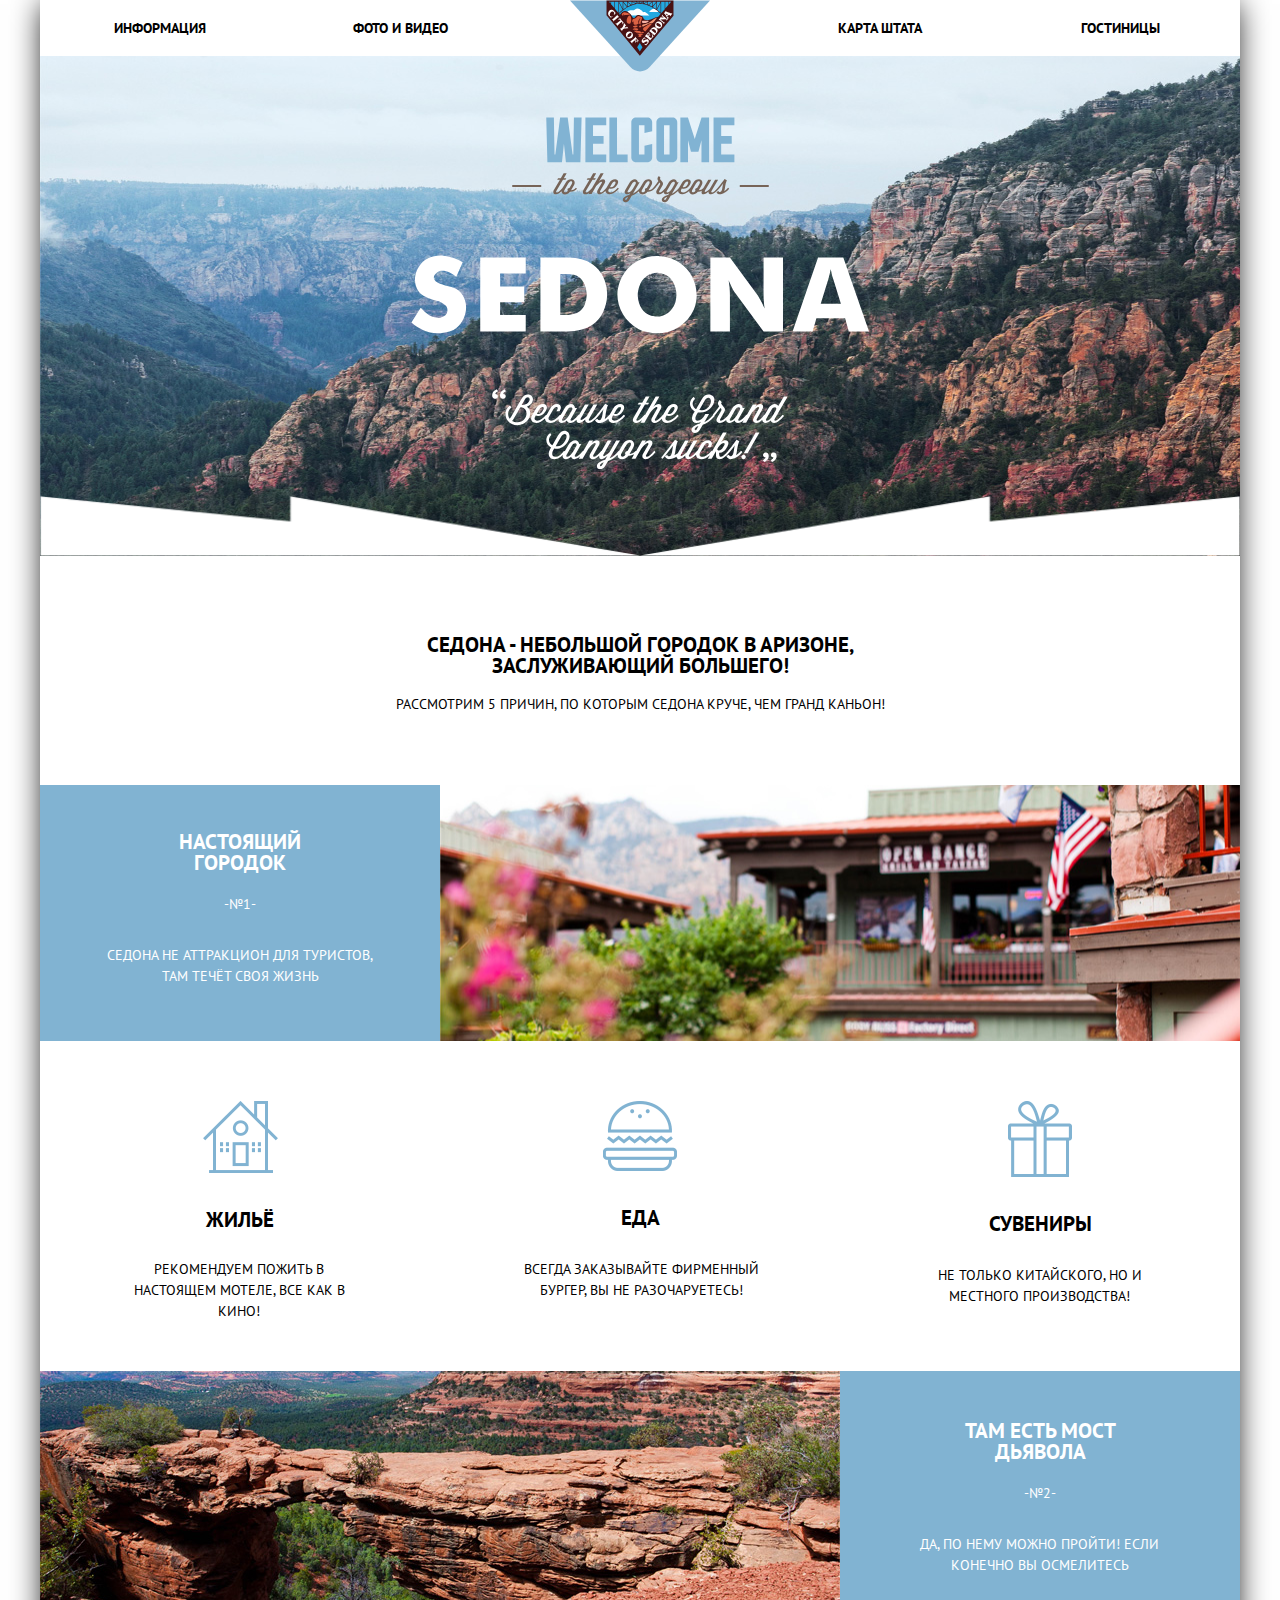
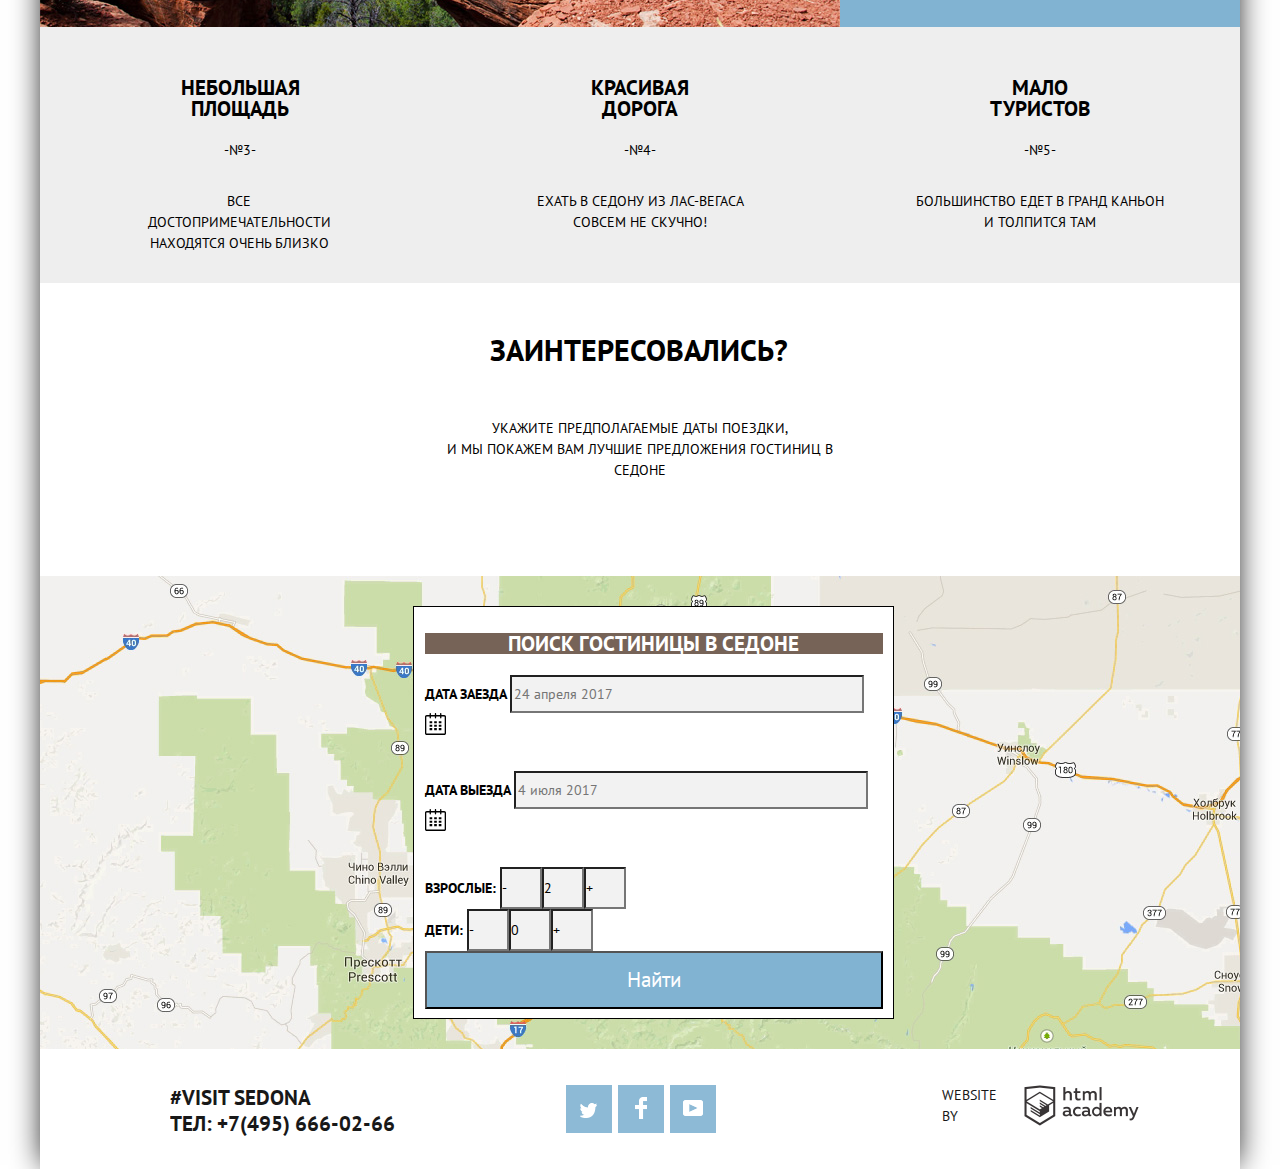
<file: index.html>
<!DOCTYPE html>
<html lang="ru">
  <head>
    <meta charset="utf-8">
    <title>HTML Academy: Седона</title>
    <link href="https://fonts.googleapis.com/css?family=PT+Sans:400,700&display=swap&subset=cyrillic" rel="stylesheet">
    <link href="css/normalize.css" rel="stylesheet">
    <link href="css/style.css" rel="stylesheet">
  </head>
  <body>
<div class="container clearfix">
<header>
  <nav class="site-navigation ">
    <a class="main-header-logo">
    <img src="img/logo.svg" width="140" height="72" alt="Логотип Sedona">
    </a>
    <ul class="navigation">
      <li class="navigation-item"><a href="info.html"  alt="Информация">информация</a></li>
      <li class="navigation-item"><a href="foto and video.html" alt="Фото и видео">фото и видео</a></li>
      <li class="navigation-item"><a href="state map.html"  alt="Карта штата">карта штата</a></li>
      <li class="navigation-item"><a href="hotels.html" alt="Гостиницы">гостиницы</a></li>
    </ul>
  </nav>
</header>
<main>
  <section class="welcome">
  <h1 class="visually-hidden">Welcome to the georgeos Sedona</h1>
<div class="sedona-img">
  <img src="img/welcome.svg" width="459" height="353" alt="Welcome to Sedona">
</div>
</section>
  <section class="reasons">
    <h2>Седона - небольшой городок в Аризоне,<br> заслуживающий большего!</h2>
    <p>Рассмотрим 5 причин, по которым Седона круче, чем Гранд Каньон!</p>
   </section>
   <div class="real-town-wrapper">
   <div class="real-town">
        </div>
    <div class="advantages-blue">
    <h3>настоящий городок</h3>
    <span>-№1-</span>
    <p>седона не аттракцион для туристов,
    там течёт своя жизнь</p>
    </div>
  </div>
    <div class="sights">
  <div class="sight housing">
    <img src="img/icon-1.png">
    <h3>Жильё</h3>
    <p>Рекомендуем пожить в настоящем мотеле, все как в кино!</p>
  </div>
  <div class="sight food">
    <img src="img/icon-3.png">
    <h3>Еда</h3>
    <p>Всегда заказывайте фирменный бургер, вы не разочаруетесь!</p>
  </div>
  <div class="sight souvenir">
    <img src="img/icon-2.png">
    <h3>Сувениры</h3>
    <p>Не только китайского, но и местного производства!</p>
  </div>
</div>
  <div class="devils-brige-wrapper">
  <div class="devils-brige">
  </div>
  <div class="advantages-blue second">
    <h3>Там есть мост дьявола</h3>
    <span>-№2-</span>
    <p>Да, по нему можно пройти! Если конечно вы осмелитесь</p>
  </div>
</div>
<div class="advantages-gray">
  <div class="advantage-gray square">
    <h3>Небольшая площадь</h3>
    <span>-№3-</span>
 <p>Все достопримечательности находятся очень близко</p>
  </div>
  <div class="advantage-gray road">
    <h3>Красивая дорога</h3>
    <span>-№4-</span>
<p>Ехать в Седону из Лас-Вегаса совсем не скучно!</p>
  </div>
  <div class="advantage-gray tourists">
    <h3>Мало туристов</h3>
    <span>-№5-</span>
    <p>Большинство едет в Гранд Каньон и толпится там</p>
  </div>
</div>
  <section class="form-container">
    <div class="interested">
    <h3>Заинтересовались?</h3>
    <p>Укажите предполагаемые даты поездки,<br>
    и мы покажем вам лучшие предложения гостиниц в Седоне </p>
    </div>
<div class="map">
    <div class="pop-up">
    <form action="https://echo.htmlacademy.ru/courses" method="post">
<fieldset>
    <h3>Поиск гостиницы в Седоне</h3>
    <div class="field">
    <label for="check-in-date"> Дата заезда</label>
    <input type="text" id="check-in-date" name="check-in-date" placeholder="24 апреля 2017" required tabindex="1" alt="Дата заезда">
    <div class="calendar"> <img src="img/calendar.svg"></div>
    </div>
    <div class="field">
    <label for="check-out-date">Дата выезда</label>
    <input type="text" id="check-out-date" name="check-out-date" placeholder="4 июля 2017" required tabindex="2" alt="Дата выезда">
    <div class="calendar"> <img src="img/calendar.svg"></div>
    </div>
    <div class="short-field">
    <label for="adult">Взрослые:</label>
    <input type="bottom-minus" value="-" tabindex="3" alt="меньше">
    <input type="text" id="adult" name="adult" value="2" alt="количество взрослых">
    <input type="bottom-plus" value="+" tabindex="4" alt="больше">
    </div>
    <div class="short-field">
    <label for="kids">Дети:</label>
    <input type="bottom-minus" value="-" tabindex="5" alt="меньше">
    <input type="text" id="kids" name="kids" value="0" alt="количество детей">
    <input type="bottom-plus" value="+" tabindex="6" alt="больше">
    </div>
    <div class="buttons"></div>
    <input type="submit" value="Найти" tabindex="7" alt="Найти">
  </fieldset>
    </form>
  </div>
</div class="map">
  </section>
</main>
<footer class="main-footer">
  <div class="contact">
  <a href=#>#visit Sedona</a>
  <a href=#  alt="номер телефона">Тел: +7(495) 666-02-66</a>
</div>
 <ul class="socials">
   <li class="social"><a href="https://twitter.com/" alt="Твитер"></a></li>
   <li class="social"><a href="https://www.facebook.com/" alt="Фейсбук"></a></li>
   <li class="social"><a href="https://www.youtube.com/" alt="Ютюб"></a></li>
 </ul>
<div class="copyright">
    <span>Website by</span>
<a href= https://htmlacademy.ru/ tabindex="0" alt="html академия" >
</a>
</div>
</footer>
</div>
  </body>
</html>
</file>
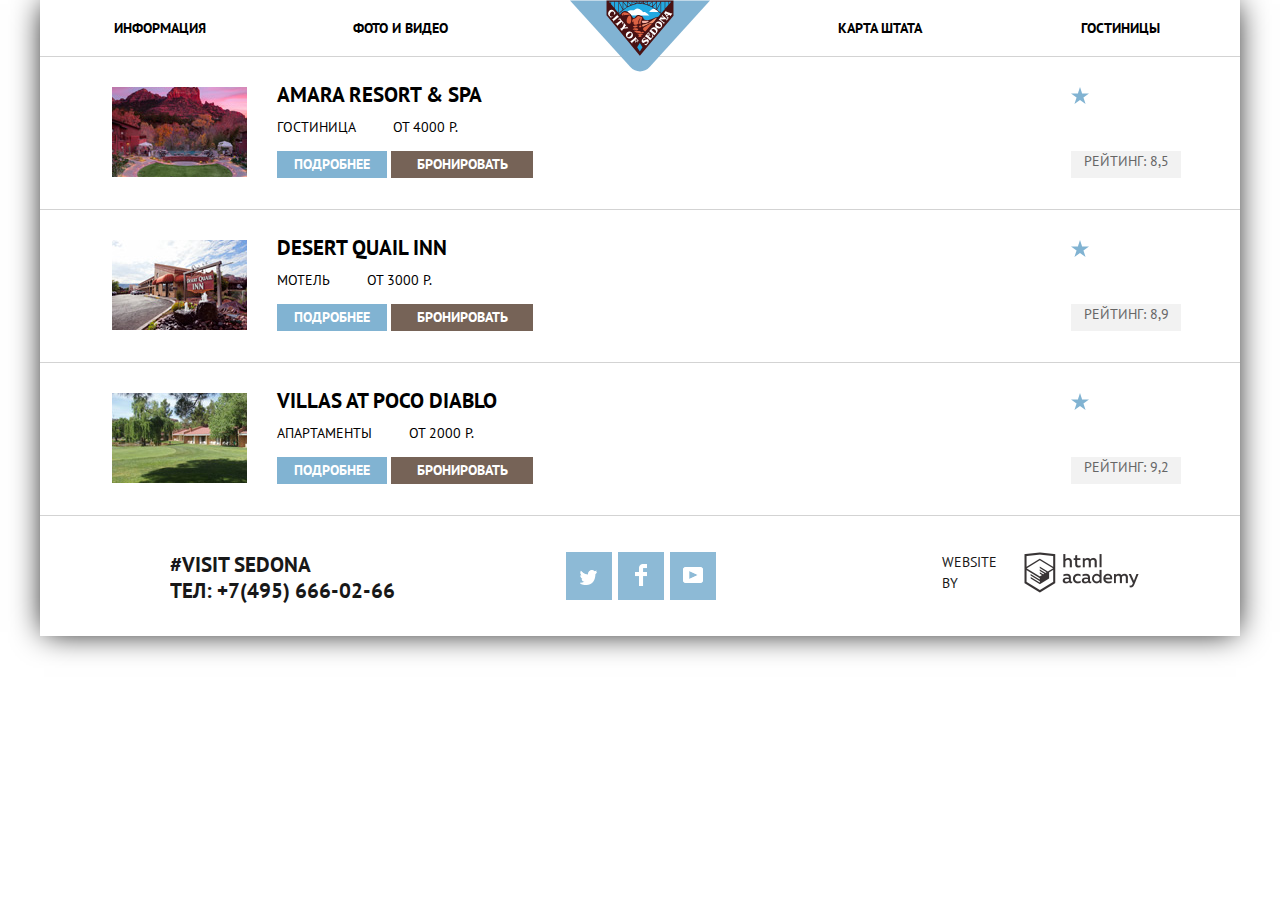
<file: inner.html>
<!DOCTYPE html>
<html lang="ru">
  <head>
    <meta charset="utf-8">
    <title>HTML Academy: Седона</title>
    <link href="https://fonts.googleapis.com/css?family=PT+Sans:400,700&display=swap&subset=cyrillic" rel="stylesheet">
    <link href="css/normalize.css" rel="stylesheet">
    <link href="css/style.css" rel="stylesheet">
  </head>
  <body>
<div class="container clearfix">
<header>
  <nav class="site-navigation ">
    <a class="main-header-logo" href="../index.html">
    <img src="img/logo.svg" width="140" height="72" alt="Логотип Sedona">
    </a>
    <ul class="navigation">
      <li class="navigation-item"><a href="info.html"  alt="Информация">информация</a></li>
      <li class="navigation-item"><a href="foto and video.html" alt="Фото и видео">фото и видео</a></li>
      <li class="navigation-item"><a href="state map.html"  alt="Карта штата">карта штата</a></li>
      <li class="navigation-item"><a href="hotels.html" alt="Гостиницы">гостиницы</a></li>
    </ul>
  </nav>
</header>
<main class="hotel-list">
<h1 class="visually-hidden">Гостиницы</h1>
<section class="accommodation">
  <article class="hotel Amara">
    <div class="hotel-photo">
       <img src=img/hotel-picture1.jpg width="135" height="90" alt="Гостиница Amara resort & spa">
    </div>
    <div class="hotel-item">
    <h2>
       <a href="Amara.html" tabindex="6">Amara resort & spa</a>
    </h2>
    <span class="type" >Гостиница</span>
    <span class="price">от 4000 р.</span>
    <div class="bottons">
    <a class="button-more" href="#" tabindex="8">Подробнее</a>
    <a class="button-book" href="#" tabindex="9">Бронировать</a>
  </div>
  </div>
  <div class="rate-star">
    <span class="star"></span>
    <div class="rate">Рейтинг: 8,5</div>
  </div>
</article>
  <article class="hotel Desert">
    <div class="hotel-photo">
       <img src=img/hotel-picture2.jpg width="135" height="90" alt="Мотель Desert quail inn">
    </div>
    <div class="hotel-item">
    <h2>
       <a href="Desert.html" tabindex="10">Desert quail inn</a>
    </h2>
        <span class="type" >Мотель</span>
        <span class="price">от 3000 р.</span>
      <div class="bottons">
        <a class="button-more" href="#" tabindex="12">Подробнее</a>
        <a class="button-book" href="#" tabindex="13">Бронировать</a>
      </div>
  </div>
  <div class="rate-star">
    <span class="star"></span>
    <div class="rate">Рейтинг: 8,9</div>
</div>
</article>
  <article class="hotel Villas">
    <div class="hotel-photo">
       <img src=img/hotel-picture3.jpg width="135" height="90" alt="Апартаменты Villas at poco diablo">
    </div>
    <div class="hotel-item">
    <h2>
       <a href="Villas.html" tabindex="14">Villas at poco diablo</a>
    </h2>
        <span class="type" >Апартаменты</span>
        <span class="price">от 2000 р.</span>
       <div class="bottons">
      <a class="button-more" href="#" tabindex="16">Подробнее</a>
      <a class="button-book" href="#" tabindex="17">Бронировать</a>
       </div>
   </div>
    <div class="rate-star">
    <span class="star"></span>
    <div class="rate">Рейтинг: 9,2</div>
   </div>
</article>
</section>
</main>
<footer class="main-footer">
  <div class="contact">
  <a href=#>#visit Sedona</a>
  <a href=#  alt="номер телефона">Тел: +7(495) 666-02-66</a>
</div>
 <ul class="socials">
   <li class="social"><a href="https://twitter.com/" alt="Твитер"></a></li>
   <li class="social"><a href="https://www.facebook.com/" alt="Фейсбук"></a></li>
   <li class="social"><a href="https://www.youtube.com/" alt="Ютюб"></a></li>
 </ul>
<div class="copyright">
    <span>Website by</span>
<a href= https://htmlacademy.ru/ tabindex="0" alt="html академия" >
</a>
</div>
</footer>
</div>
  </body>
</html>
</file>
<file: css/style.css>
body {
margin: 0;
padding: 0;
font-family: "PT Sans", "sans-serif";
font-size: 14px;
line-height: 21px;
font-weight: 400;
text-transform: uppercase;
background-color: white;
border: 2px; #000000;
}
.container {
  max-width: 1200px;
  margin: 0 auto;
  box-shadow: 0 0 30px -4px;
}
header,
main,
footer {
  width: 1200px;

}
a {
  text-decoration: none;
  color: #000000;
}
.main-header-logo {
position: absolute;
padding: 0;
font-size: 0;
line-height: 0;
}

.welcome {
  height: 500px;
  background-image:
     url("../img/polygon.png"),
     url("../img/background-photo.jpg");
     background-repeat: no-repeat, no-repeat;
     background-size:1200px 60px, 1200px 518px;
     background-position: bottom, 100%;

}
.reasons {
  text-align: center;
  padding-top: 61px;
  padding-bottom: 56px;
}
.sedona-img {
  padding-top: 61px;
}
h3 {
  font-weight: 700;
  font-size: 21px;
  line-height: 21px;

}
.sedona-img {
  text-align: center;
}
.navigation {
  display: flex;
  position: relative;
  margin: 0;
  padding: 0;
  width: 100%;
}

.clearfix::after {
  content: "";
  display: table;
  clear: both;
}
.navigation-wraper {
  display: flex;
    width: 1200px;
}
.navigation a:hover,
.navigation a:focus{
  color: #81b3d2;
}

.navigation a:active {
color: #rgba(0,0,0,0.3);
}

.navigation li {
  display:flex;
  flex-direction: column;
  flex-wrap: wrap;
  width: 20%;
  padding-top: 15px;
  padding-bottom: 15px;
  line-height: 26px;
  text-align: center;
  box-sizing: border-box;
  font-weight: 700;

}
.main-header-logo {
  position: absolute;
  left: 50%;
  transform: translateX(-50%);
}
.navigation li:nth-child(2) {
  margin-right: auto;

}

.visually-hidden {
display: none;

}
.advantages-gray {
  width: 1200px;
  height: 256px;
  font-size: 14px;
  background-color: #eeeeee;
  display: flex;
  flex-direction: column;
  flex-wrap: wrap;
  justify-content: space-around;
  align-items: center;
  text-align: center;
}
.advantage-gray  {
  width: 400px;
  min-height: 256px;
}
.advantage-gray h3{
  padding-top: 50px;
  margin-top: 0;
  padding-left: 140px;
  padding-right: 140px;
  text-align: center;
}
.advantage-gray span{
  margin-top: 30px;
}
.square p {
  padding-left: 95px;
  padding-right: 97px;
  padding-bottom: 64px;
  margin-top: 30px;
  margin-bottom: 0;
}
.road p {
  padding-left: 69px;
  padding-right: 69px;
  padding-bottom: 64px;
  margin-top: 30px;
  margin-bottom: 0;
}
.tourists p {
  padding-left: 73px;
  padding-right: 73px;
  padding-bottom: 64px;
  margin-top: 30px;
  margin-bottom: 0;
}
.advantages-blue {
  width: 400px;
  height: 256px;
  text-align: center;
  font-size: 14px;
  margin-left: 0;
  color: #ffffff;
  background-color: #81b3d2;
  display: block;
}
.advantages-blue h3 {
  padding-top: 46px;
  padding-left: 130px;
  padding-right: 130px;
  margin-top: 0px;
}
.advantages-blue span {
  margin-top: 30px;
  padding-left: 173px;
  padding-right: 173px;
}
.advantages-blue p {
  margin-top: 30px;
  padding: 0 60px 64px 60px;
}
.sights {
  display:flex;
  text-align: center;
  min-height: 330px;
}
.sight {
  width: 400px;
  padding: 0;
}
.sight img{
  padding-top: 60px;
}
.sight h3{
  margin-top: 30px;

}
.housing p{
  margin-top: 29px;
  padding-left: 73px;
  padding-right: 75px;
}
.food p{
  margin-top: 31px;
  padding-left: 59px;
  padding-right: 57px;
}
.souvenir p{
  margin-top: 31px;
  padding-left: 63px;
  padding-right: 64px;
}
.real-town-wrapper {
  display: flex;
  flex-direction: row;
}
.real-town {
  background-image: url("../img/feature-picture-1.jpg");
  background-position: right;
  width: 800px;
  height: 256px;
  background-repeat: no-repeat;
  order: 2;
}
.devils-brige-wrapper {
  display: flex;
  flex-direction: row;
}

.devils-brige {
  background-image: url("../img/feature-picture-2.jpg");
  background-position: left;
  width: 800px;
  height: 256px;
  background-repeat: no-repeat;
}
.second {
  align-self: flex-end;
}
.second h3 {
  padding-top: 49px;
  padding-left: 120px;
  padding-right: 120px;
}
.second span {
  margin-top: 28px;
}
.second p{
  margin-top: 30px;
  padding-left: 48px;
  padding-right: 49px;
  padding-bottom: 65px;

}
.interested h3{
  font-size: 30px;
  padding-left: 450px;
  padding-right: 450px;
  padding-top: 56px;
  margin: 0;
}

.interested {
  display: flex;
  flex-wrap: wrap;
  min-height: 293px;
  flex-shrink: 0;
}
.interested p {
  display: block;
  padding-left: 380px;
  padding-right: 380px;
  margin-top: 30px;
  padding-bottom: 53px;
  min-width: 434px;
  text-align: center;

}
.map {
  display: flex;
  width: 100%;
  height: 473px;
  background-image: url("../img/map.jpg");
}
/* form */
.pop-up h3 {
    text-align: center;
    background-size: 568px 86px;
    background-color: #766357;
    color: white;
}
.pop-up {
  display: flex;
  width: 1200px;

}
form {
  display: flex;
  width: 458px;
  min-height: 370px;
  padding: 0;
  font-weight: 700;
  margin: auto;

  }
fieldset    {
  flex-shrink: 0;
  background-color: white;
  border: 1px solid black;
}
.field {
    position: relative;
    margin-bottom: 30px;
    clear: both;
    text-align: left;
}
.field input {
  width: 346px;
  min-height: 32px;
  background-color: #f2f2f2;
}
input[type=submit] {
  width: 458px;
  height: 58px;
  background-color: #81b3d2;
  color: white;
  font-size: 21px;
  line-height: 21px;
  text-align: center;
}

.short-field input{
  width: 38px;
  height: 38px;
  background-color: #f2f2f2;
  margin-right: -4px;
  padding: 0;
}
/* footer */
.main-footer {
  display: flex;
  width: 1200px;
  height: 120px;
  opacity: 0.9;
  font-size: 21px;
  font-weight: 700;

}
.contact {
  display: flex;
  width: 400px;
  padding: 36px 44px 32px 130px;
  line-height: 26px;
  flex-wrap: wrap;
  box-sizing: border-box;
}
.copyright {
  display: flex;
  width: 400px;
  padding: 36px 101px 36px 102px;
  box-sizing: border-box;
  font-size: 14px;
  font-weight: 400;
}
.socials {
  display: flex;
  width: 400px;
  margin: 0;
  padding: 36px 120px 36px 120px;
  box-sizing: border-box;
}
.social {
  background-color: #81b3d2;
  width: 46px;
  height: 48px;
  list-style: none;
  display: flex;
  margin-left: 6px;
  }
.social a{
  width: 46px;
  height: 48px;
  flex-shrink: 0;
}
.social a:hover,
.social a:focus{
    background-color: #669ec0;
  }

.social a:active {
    background-color: #5496bd;
  color: #rgba(255,255,255,0.3);
  }

}
.social a{
  width: 46px;
  height: 48px;
  display: block;
  flex-shrink: 0;
  box-sizing: border-box;
}

.socials li:nth-child(1)::before {
  content: url("../img/tw-icon.png");
  width: 17px;
  height: 15px;
  padding: 15px 14px 16px;
}

.socials li:nth-child(2)::before {
  content: url("../img/fb-icon.png");
  width: 17px;
  height: 15px;
  padding: 12px 17px 13px;
}
.socials li:nth-child(3)::before {
  content: url("../img/youtube-icon.png");
  width: 17px;
  height: 15px;
  padding: 13px 13px 16px;
}

.copyright a::before {
  content: url("../img/logo-htmla.png");
}
.copyright span {
  margin-right: 8px;
}

.contact a:hover,
.contact a:focus {
  color: #81b3d2;
}

/* inner */
.hotel {
  display: flex;
  min-height: 150px;
  border-top: 1px solid lightgray;
  flex-wrap: wrap;
}
.Villas {
  border-bottom: 1px solid lightgray;
}

.hotel-list h2{
  margin: 0;

}
.hotel-photo {
  width: 135px;
  height: 90px;
  padding-left: 72px;
  padding-bottom: 30px;
  padding-top: 30px;
  order: -1;
}

.hotel-item {
  margin-left: 30px;

}
.hotel-item h2 {
  display: block;
  margin-top: 25px;
  font-size: 21px;
  line-height: 26px;
  box-sizing: border-box;
  font-weight: 700;

}
.hotel-item span {
  display: inline-block;
  padding-top: 9px;

}
.price {
  margin-left: 33px;
}
.bottons {
  margin-top: 13px;

}

a.button-more {
  display: inline-block;
  width: 110px;
  height: 27px;
  background-color: #81b3d2;
  color: #ffffff;
  font-weight: 700;
  padding: 3px 17px;
  box-sizing: border-box;
  text-align: center;
  font-weight: 700;
}

a.button-book {
  display: inline-block;
  width: 142px;
  height: 27px;
  background-color: #766357;
  color: #ffffff;
  font-weight: 700;
  padding: 3px 15px;
  box-sizing: border-box;
  text-align: center;
}
.rate-star{
  display: flex;
  flex-direction: column;
  flex-wrap: wrap;
  margin-left: 538px;
}
.rate {
  display:block;
  width: 110px;
  height: 27px;
  background-color: #f2f2f2;
  text-align: center;
  color: #666666;
  margin-bottom: 31px;
  margin-top: 47px;
  box-sizing: border-box;
}
.star {
  background-image: url("../img/star.svg");
  background-repeat: no-repeat;
  display: flex;
  justify-content: flex-end;
  width: 110px;
  height: 17px;
  margin-top: 30px;
  box-sizing: border-box;

}
</file>
